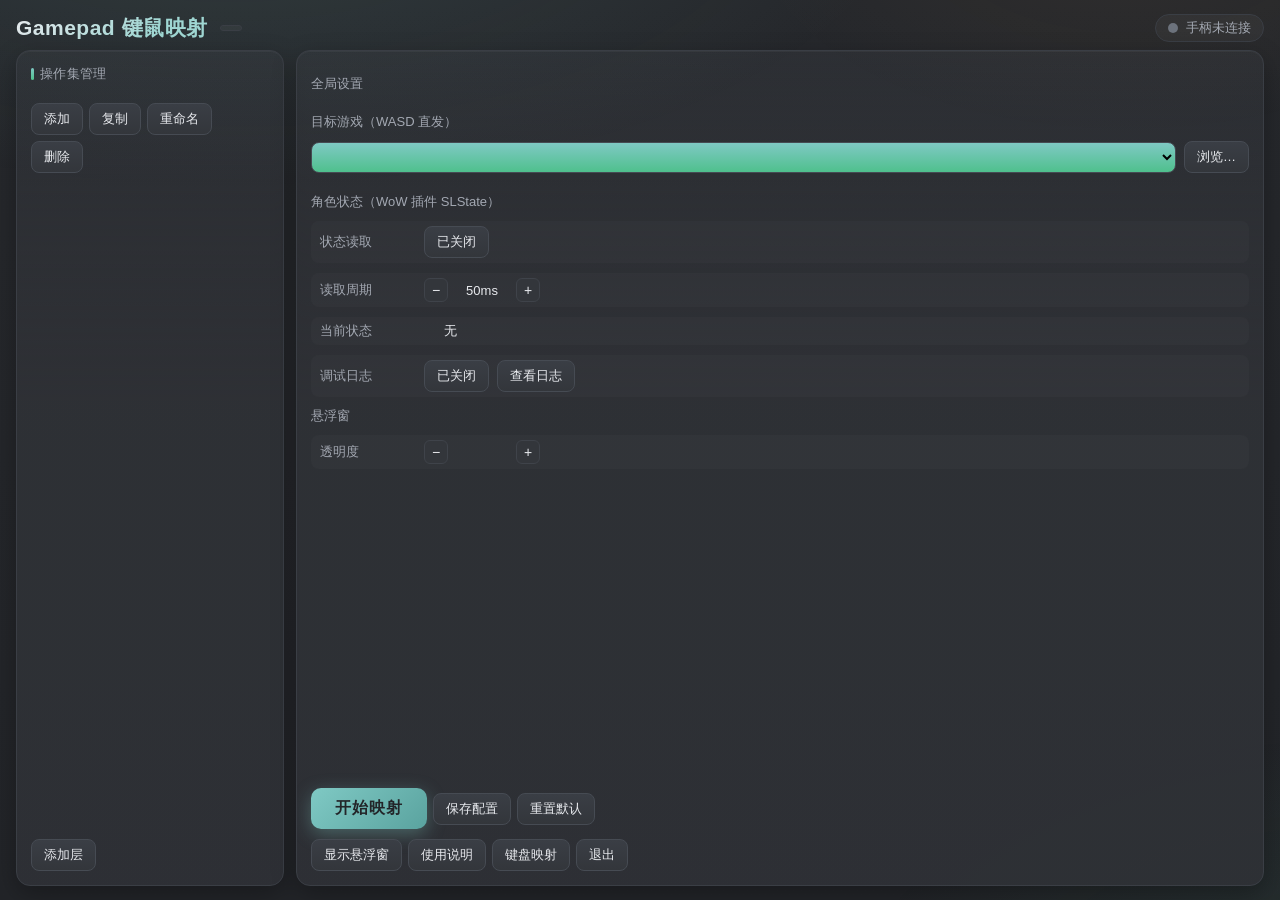
<file: GamepadControlerRustTauri/frontend/index.html>
<!DOCTYPE html> <!-- 声明文档类型为 HTML5 -->
<html lang="zh-CN"> <!-- 页面语言为简体中文 -->
<head> <!-- 头部：页面元信息与资源引用 -->
  <meta charset="UTF-8"> <!-- 字符编码 UTF-8（源码含中文必须） -->
  <title>Gamepad 键鼠映射</title> <!-- 浏览器标签页标题 -->
  <link rel="stylesheet" href="style.css"> <!-- 引入全局样式表（深色玻璃拟态主题） -->
</head>
<body> <!-- 页面主体 -->
  <!-- ==================== 主视图 ==================== -->
  <div id="view-main" class="root"> <!-- 主视图根容器：flex 纵向布局 -->
    <div class="header"> <!-- 顶部标题栏 -->
      <div class="title">Gamepad 键鼠映射</div> <!-- 程序主标题（渐变文字） -->
      <div class="version" id="app-version"></div> <!-- 程序版本号（由 main.js 从后端 get_version 获取） -->
      <!-- 连接/运行状态胶囊：左侧状态圆点 + 右侧状态文字（由 main.js 每 50ms 刷新） -->
      <div class="status"><span id="status-dot" class="dot off"></span><span id="status-text">手柄未连接</span></div>
    </div>

    <!-- 重命名 / 复制输入行（默认隐藏，由 main.js 的 renderRenameRow 控制显示） -->
    <div id="rename-row" class="rename-row" style="display:none">
      <span id="rename-hint" class="dim">重命名操作集</span> <!-- 提示文字（重命名/复制） -->
      <input id="rename-input" class="rename-input" placeholder="输入名称" autocomplete="off"> <!-- 名称输入框 -->
      <button class="btn" id="rename-ok">确定</button> <!-- 确认按钮 -->
      <button class="btn" id="rename-cancel">取消</button> <!-- 取消按钮 -->
    </div>

    <div class="body"> <!-- 主体两栏布局 -->
      <!-- 左栏：操作集管理 -->
      <div class="panel left-panel"> <!-- 玻璃卡片面板 -->
        <div class="panel-title">操作集管理</div> <!-- 面板标题 -->
        <div id="set-chips" class="chips-row"></div> <!-- 操作集 chips 容器（main.js 动态渲染） -->
        <div class="btn-row"> <!-- 操作集管理按钮行 -->
          <button class="btn" id="btn-add">添加</button> <!-- 添加操作集 -->
          <button class="btn" id="btn-copy">复制</button> <!-- 复制操作集 -->
          <button class="btn" id="btn-rename">重命名</button> <!-- 重命名操作集 -->
          <button class="btn" id="btn-delete">删除</button> <!-- 删除操作集 -->
        </div>
        <div id="layer-list" class="layer-list"></div> <!-- 层列表（公共层 + 操作层，main.js 动态渲染，点击打开编辑窗口） -->
        <div class="btn-row"> <!-- 操作层管理按钮行 -->
          <button class="btn" id="btn-add-layer">添加层</button> <!-- 新增一个操作层 -->
        </div>
      </div>

      <!-- 右栏：信息 + 设置 + 操作 -->
      <div class="panel right-panel"> <!-- 玻璃卡片面板 -->
        <div class="right-scroll"> <!-- 可滚动设置区：仅此处滚动，底部按钮行始终可见 -->
        <div id="info-col" style="display:flex;flex-direction:column;gap:2px;"></div> <!-- 当前操作集/层/锁存信息（动态渲染） -->
        <div class="dim">全局设置</div> <!-- 设置区标题 -->
        <div id="settings-col" style="display:flex;flex-direction:column;gap:8px;"></div> <!-- 全局设置调整行（动态渲染） -->
        <div class="dim">目标游戏（WASD 直发）</div> <!-- 目标游戏区标题 -->
        <div class="wow-row"> <!-- 目标 exe 选择行 -->
          <select id="wow-exe-select" class="select" aria-label="选择目标游戏可执行文件"></select> <!-- 历史路径下拉框（index.js 动态渲染） -->
          <button class="btn" id="btn-wow">浏览…</button> <!-- 打开系统文件选择对话框 -->
        </div>
        <div id="wow-exe-current" class="faint"></div> <!-- 当前目标 exe 路径（动态刷新） -->
        <div class="dim">角色状态（WoW 插件 SLState）</div> <!-- 角色状态区标题 -->
        <div class="slider-row"> <!-- 状态读取开关行 -->
          <div class="slider-label">状态读取</div> <!-- 名称 -->
          <button class="btn" id="btn-state-toggle" onclick="App.toggleStateRead()">已关闭</button> <!-- 开关按钮（index.js 同步文案） -->
        </div>
        <div class="slider-row"> <!-- 状态读取周期行 -->
          <div class="slider-label">读取周期</div> <!-- 名称 -->
          <button class="mini" onclick="App.adjustStateInterval(-10)">−</button> <!-- 减少 10ms -->
          <div class="slider-val" id="state-interval-val">50ms</div> <!-- 当前周期 -->
          <button class="mini" onclick="App.adjustStateInterval(10)">+</button> <!-- 增加 10ms -->
        </div>
        <div class="slider-row"> <!-- 当前状态显示行 -->
          <div class="slider-label">当前状态</div> <!-- 名称 -->
          <div class="slider-val" id="state-bits-val">无</div> <!-- 当前为真的状态名列表 -->
        </div>
        <div class="slider-row"> <!-- 调试日志开关行 -->
          <div class="slider-label">调试日志</div> <!-- 名称 -->
          <button class="btn" id="btn-debug-log" onclick="App.toggleDebugLog()">已关闭</button> <!-- 开启后日志写入应用内日志窗口 -->
          <button class="btn" id="btn-open-log" onclick="App.openLog()">查看日志</button> <!-- 打开独立日志窗口 -->
        </div>
        <div class="dim">悬浮窗</div> <!-- 悬浮窗设置区标题 -->
        <div class="slider-row"> <!-- 透明度调整行 -->
          <div class="slider-label">透明度</div> <!-- 名称 -->
          <button class="mini" onclick="App.adjustOpacity(-0.05)">−</button> <!-- 降低透明度 -->
          <div class="slider-val" id="opacity-val"></div> <!-- 当前透明度百分比 -->
          <button class="mini" onclick="App.adjustOpacity(0.05)">+</button> <!-- 提高透明度 -->
        </div>
        </div> <!-- /right-scroll 可滚动设置区结束 -->
        <div class="btn-row"> <!-- 映射控制按钮行（固定在底部，不随设置区滚动） -->
          <button class="btn-toggle stopped" id="btn-toggle">开始映射</button> <!-- 开始/停止映射（颜色随状态切换） -->
          <button class="btn" id="btn-save">保存配置</button> <!-- 保存配置 -->
          <button class="btn" id="btn-reset">重置默认</button> <!-- 重置默认配置 -->
        </div>
        <div class="btn-row"> <!-- 窗口操作按钮行 -->
          <button class="btn" id="btn-overlay">显示悬浮窗</button> <!-- 显示/关闭悬浮窗 -->
          <button class="btn" id="btn-help">使用说明</button> <!-- 打开独立「使用说明」窗口 -->
          <button class="btn" id="btn-keymacro">键盘映射</button> <!-- 打开独立「物理键盘映射」窗口 -->
          <button class="btn" id="btn-quit">退出</button> <!-- 退出程序 -->
        </div>
      </div>
    </div>
  </div>

  <!-- 层删除二次确认（醒目红色危险操作） -->
  <div id="confirm-mask" class="confirm-mask" style="display:none">
    <div class="confirm-box">
      <div class="confirm-title">删除操作层</div>
      <div class="confirm-text" id="confirm-text"></div>
      <div class="btn-row">
        <button class="btn" id="confirm-cancel">取消</button>
        <button class="btn danger" id="confirm-ok">确认删除</button>
      </div>
    </div>
  </div>

  <!-- 层编辑（edit.html）与使用说明（help.html）为独立窗口 -->
  <script src="index.js"></script> <!-- 主窗口前端逻辑脚本 -->
</body>
</html>
</file>
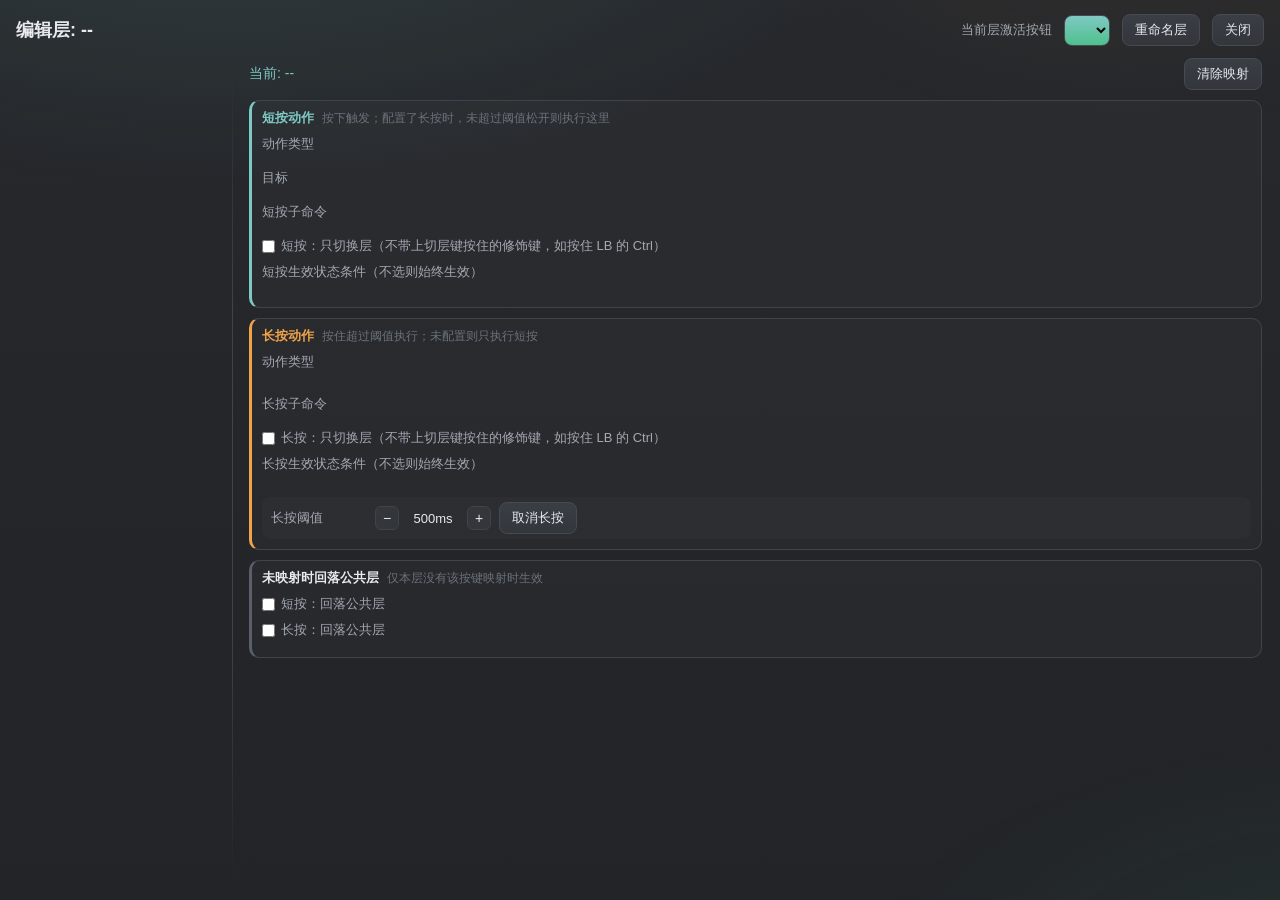
<file: GamepadControlerRustTauri/frontend/edit.html>
<!DOCTYPE html> <!-- 声明文档类型为 HTML5 -->
<html lang="zh-CN"> <!-- 页面语言为简体中文 -->
<head> <!-- 头部：页面元信息与资源引用 -->
  <meta charset="UTF-8"> <!-- 字符编码 UTF-8（源码含中文必须） -->
  <title>编辑层</title> <!-- 浏览器标签页标题 -->
  <link rel="stylesheet" href="style.css"> <!-- 引入全局样式表（与主窗口同主题） -->
</head>
<body>
  <!-- 独立「编辑层」窗口：由主窗口 WebviewWindow("edit-win") 打开。
       层 id 通过 URL hash 传入（edit.html#<layerId>） -->
  <div class="root help-view"> <!-- 根容器：复用 root 布局，允许滚动 -->
    <div class="edit-header"> <!-- 编辑窗口头部 -->
      <div class="edit-title" id="edit-title">编辑层: --</div> <!-- 当前编辑的层名（edit.js 动态刷新） -->
      <span class="dim" id="edit-layer-select-label">当前层激活按钮</span> <!-- 激活按钮标签（公共层无激活按钮，edit.js 隐藏该控件） -->
      <select id="edit-layer-select" class="select" aria-label="选择激活按钮"></select> <!-- 层选择框（edit.js 动态渲染，层切换按键） -->
      <button class="btn" id="edit-rename-layer">重命名层</button> <!-- 重命名层按钮，点击后显示重命名输入行（edit.js） -->
      <button class="btn" id="edit-close">关闭</button> <!-- 关闭本窗口按钮 -->
    </div>

    <!-- 重命名 / 复制输入行（默认隐藏，由 main.js 的 renderRenameRow 控制显示） -->
    <div id="rename-layer-row" class="rename-row" style="display:none">
      <span id="rename-layer-hint" class="dim">重命名操作层</span> <!-- 提示文字（重命名/复制） -->
      <input id="rename-layer-input" class="rename-input" placeholder="输入名称" autocomplete="off"> <!-- 名称输入框 -->
      <button class="btn" id="rename-layer-ok">确定</button> <!-- 确认按钮 -->
      <button class="btn" id="rename-layer-cancel">取消</button> <!-- 取消按钮 -->
    </div>

    <!-- 双键组合激活：同时按下两个手柄按键激活本层（可选同时按下组合键） -->
    <div id="combo-layer-row" class="combo-row" style="display:none">
      <span class="dim">双键组合激活</span>
      <select id="combo-btn-a" class="select" aria-label="组合按键一"></select>
      <span class="dim">+</span>
      <select id="combo-btn-b" class="select" aria-label="组合按键二"></select>
      <span class="dim">同时按下时</span>
      <select id="combo-key-select" class="select" aria-label="切层时按下的键"></select>
      <button class="btn" id="combo-apply">应用</button>
      <button class="btn" id="combo-clear">清除组合</button>
    </div>

    <div class="edit-body"> <!-- 编辑区两栏布局 -->
      <!-- 左栏：手柄按键网格 -->
      <div class="edit-grid" id="edit-grid"></div> <!-- 手柄按键按钮网格（edit.js 动态渲染，点击选中按键） -->

      <div class="edit-divider"></div> <!-- 左右栏之间的竖向分隔线 -->

      <!-- 右栏：动作配置（短按 / 长按分区，避免混在一起） -->
      <div class="edit-right">
        <div class="edit-current-row"> <!-- 当前按键与映射显示行 -->
          <span id="edit-current">当前: --</span> <!-- 当前选中按键及其映射描述（动态刷新） -->
          <button class="btn" id="edit-clear">清除映射</button> <!-- 清除当前按键映射 -->
        </div>

        <!-- ===== 短按动作 ===== -->
        <section class="edit-section click-section">
          <div class="edit-section-head">
            <span class="edit-section-title click">短按动作</span>
            <span class="faint">按下触发；配置了长按时，未超过阈值松开则执行这里</span>
          </div>
          <div class="dim">动作类型</div> <!-- 动作类型区标题 -->
          <div id="edit-kinds" class="chips-row"></div> <!-- 动作类型 chips（动态渲染：键盘/鼠标/滚轮/切层等） -->

          <div class="dim">目标</div> <!-- 目标区标题 -->
          <div id="edit-target"></div> <!-- 目标选择区（按动作类型动态渲染：按键/鼠标键/目标层） -->

          <div class="dim" id="edit-subs-label">短按子命令</div> <!-- 子命令区标题（含已选数量） -->
          <div id="edit-subs" class="chips-row"></div> <!-- 子命令 chips（动态渲染，最多 3 个） -->

          <label id="edit-click-only-row" class="check-row"> <!-- 短按「只切换层」开关 -->
            <input type="checkbox" id="edit-click-only" onchange="App.setLayerOnly()"> <!-- 开关本体 -->
            <span>短按：只切换层（不带上切层键按住的修饰键，如按住 LB 的 Ctrl）</span>
          </label>

          <div class="dim" id="edit-states-label">短按生效状态条件（不选则始终生效）</div> <!-- 短按状态条件标题 -->
          <div id="edit-states" class="chips-row"></div> <!-- 短按状态 chips：未选 / = 真 / = 假 循环切换 -->
          <div id="edit-state-logic" class="chips-row"></div> <!-- 短按条件组合方式：逻辑或 / 逻辑与 -->
        </section>

        <!-- ===== 长按动作 ===== -->
        <section class="edit-section long-section" id="edit-long-section">
          <div class="edit-section-head">
            <span class="edit-section-title long">长按动作</span>
            <span class="faint">按住超过阈值执行；未配置则只执行短按</span>
          </div>
          <div class="dim" id="edit-long-label">动作类型</div> <!-- 长按动作类型标题 -->
          <div id="edit-long-kinds" class="chips-row"></div> <!-- 长按动作类型 chips（动态渲染） -->
          <div id="edit-long-target"></div> <!-- 长按目标选择区（按长按类型动态渲染） -->
          <div class="dim" id="edit-long-subs-label">长按子命令</div> <!-- 长按子命令区标题（含已选数量） -->
          <div id="edit-long-subs" class="chips-row"></div> <!-- 长按子命令 chips（动态渲染，最多 3 个） -->
          <label id="edit-long-only-row" class="check-row"> <!-- 长按「只切换层」开关 -->
            <input type="checkbox" id="edit-long-only" onchange="App.setLayerOnly()"> <!-- 开关本体 -->
            <span>长按：只切换层（不带上切层键按住的修饰键，如按住 LB 的 Ctrl）</span>
          </label>

          <div class="dim" id="edit-long-states-label">长按生效状态条件（不选则始终生效）</div> <!-- 长按状态条件标题 -->
          <div id="edit-long-states" class="chips-row"></div> <!-- 长按状态 chips -->
          <div id="edit-long-state-logic" class="chips-row"></div> <!-- 长按条件组合方式 -->
          <div class="slider-row" id="edit-long-ms-row"> <!-- 长按阈值调整行 -->
            <div class="slider-label">长按阈值</div> <!-- 阈值项名称 -->
            <button class="mini" onclick="App.adjustLongMs(-50)">−</button> <!-- 减小阈值 50ms -->
            <div class="slider-val" id="edit-long-ms">500ms</div> <!-- 当前阈值（动态刷新） -->
            <button class="mini" onclick="App.adjustLongMs(50)">+</button> <!-- 增大阈值 50ms -->
            <button class="btn" id="edit-long-clear">取消长按</button> <!-- 清除长按动作 -->
          </div>
        </section>

        <!-- ===== 未映射时的回落开关（仅非公共层） ===== -->
        <section class="edit-section fallback-section" id="edit-fallback-section">
          <div class="edit-section-head">
            <span class="edit-section-title">未映射时回落公共层</span>
            <span class="faint">仅本层没有该按键映射时生效</span>
          </div>
          <label id="edit-fallback-click-row" class="check-row"> <!-- 短按回落公共层开关 -->
            <input type="checkbox" id="edit-fallback-click" onchange="App.setFallback()"> <!-- 开关本体 -->
            <span>短按：回落公共层</span>
          </label>
          <label id="edit-fallback-long-row" class="check-row"> <!-- 长按回落公共层开关 -->
            <input type="checkbox" id="edit-fallback-long" onchange="App.setFallback()"> <!-- 开关本体 -->
            <span>长按：回落公共层</span>
          </label>
          <div class="faint" id="edit-fallback-hint"></div> <!-- 当前按键是否已映射的提示 -->
        </section>
      </div>
    </div>
  </div>

  <div id="edit-tip" class="tip"></div> <!-- 悬浮提示气泡（edit.js 动态定位） -->
  <script src="edit.js"></script> <!-- 编辑窗口前端逻辑脚本 -->
</body>
</html>
</file>
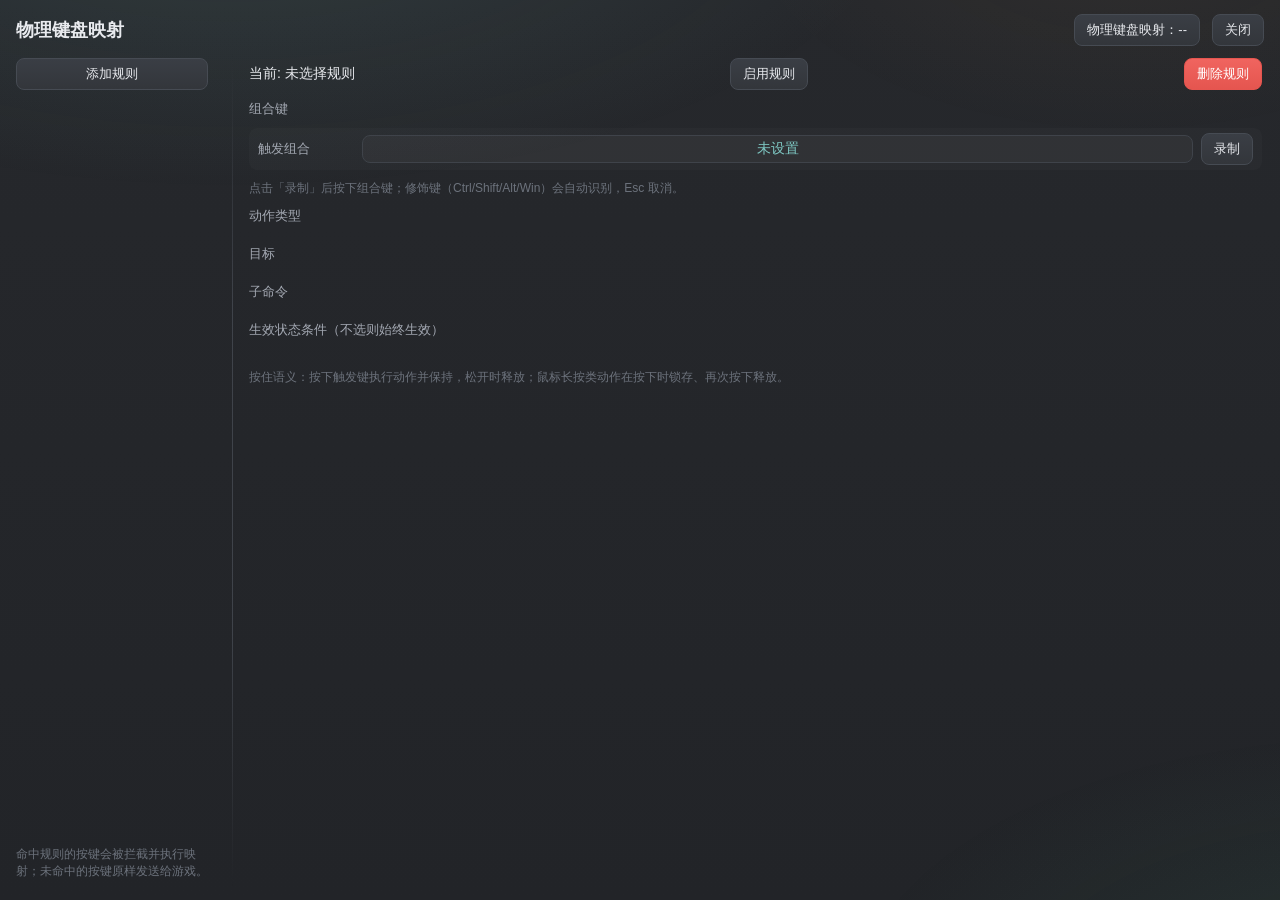
<file: GamepadControlerRustTauri/frontend/keymacro.html>
<!DOCTYPE html> <!-- 声明文档类型为 HTML5 -->
<html lang="zh-CN"> <!-- 页面语言为简体中文 -->
<head> <!-- 头部：页面元信息与资源引用 -->
  <meta charset="UTF-8"> <!-- 字符编码 UTF-8（源码含中文必须） -->
  <title>物理键盘映射</title> <!-- 浏览器标签页标题 -->
  <link rel="stylesheet" href="style.css"> <!-- 引入全局样式表（与主窗口同主题） -->
</head>
<body>
  <!-- 独立「物理键盘映射」窗口：由主窗口 WebviewWindow("keymacro-win") 打开 -->
  <div class="root"> <!-- 根容器：flex 纵向布局 -->
    <div class="edit-header"> <!-- 顶部标题栏 -->
      <div class="edit-title">物理键盘映射</div> <!-- 窗口标题 -->
      <button class="btn" id="kb-total">物理键盘映射：--</button> <!-- 总开关（keymacro.js 同步文案与颜色） -->
      <button class="btn" id="kb-close">关闭</button> <!-- 关闭本窗口按钮 -->
    </div>

    <div class="edit-body"> <!-- 左右两栏布局 -->
      <!-- 左栏：规则列表 -->
      <div class="edit-grid"> <!-- 复用编辑层左栏样式（固定宽度 + 纵向滚动） -->
        <button class="btn" id="kb-add">添加规则</button> <!-- 新增一条键盘规则 -->
        <div id="kb-list" class="layer-list"></div> <!-- 规则列表（keymacro.js 动态渲染） -->
        <div class="faint">命中规则的按键会被拦截并执行映射；未命中的按键原样发送给游戏。</div> <!-- 拦截策略说明 -->
      </div>

      <div class="edit-divider"></div> <!-- 竖向分隔线 -->

      <!-- 右栏：规则配置 -->
      <div class="edit-right">
        <div class="edit-current-row"> <!-- 当前规则操作行 -->
          <span id="kb-current">当前: 未选择规则</span> <!-- 当前规则组合键文本 -->
          <button class="btn" id="kb-rule-toggle">启用规则</button> <!-- 单条规则启用/停用 -->
          <button class="btn danger" id="kb-rule-delete">删除规则</button> <!-- 删除当前规则 -->
        </div>

        <div class="dim">组合键</div> <!-- 组合键区标题 -->
        <div class="slider-row"> <!-- 录制行 -->
          <div class="slider-label">触发组合</div> <!-- 名称 -->
          <span id="kb-combo" class="kb-combo">未设置</span> <!-- 当前组合键文本 -->
          <button class="btn" id="kb-record">录制</button> <!-- 开始/取消录制 -->
        </div>
        <div class="faint" id="kb-record-hint">点击「录制」后按下组合键；修饰键（Ctrl/Shift/Alt/Win）会自动识别，Esc 取消。</div> <!-- 录制提示 -->

        <div class="dim">动作类型</div> <!-- 动作类型区标题 -->
        <div id="kb-kinds" class="chips-row"></div> <!-- 动作类型 chips（动态渲染） -->

        <div class="dim">目标</div> <!-- 目标区标题 -->
        <div id="kb-target"></div> <!-- 目标选择区（按动作类型渲染按键/鼠标键） -->

        <div class="dim" id="kb-subs-label">子命令</div> <!-- 子命令区标题 -->
        <div id="kb-subs" class="chips-row"></div> <!-- 子命令 chips（最多 3 个） -->

        <div class="dim" id="kb-states-label">生效状态条件（不选则始终生效）</div> <!-- 状态条件标题 -->
        <div id="kb-states" class="chips-row"></div> <!-- 状态 chips：未选 / = 真 / = 假 循环切换 -->
        <div id="kb-state-logic" class="chips-row"></div> <!-- 条件组合方式：逻辑或 / 逻辑与 -->

        <div class="faint">按住语义：按下触发键执行动作并保持，松开时释放；鼠标长按类动作在按下时锁存、再次按下释放。</div> <!-- 按住语义说明 -->
      </div>
    </div>
  </div>

  <div id="kb-tip" class="tip"></div> <!-- 悬浮提示气泡（keymacro.js 动态定位） -->

  <script src="keymacro.js"></script> <!-- 键盘映射窗口前端逻辑脚本 -->
</body>
</html>
</file>
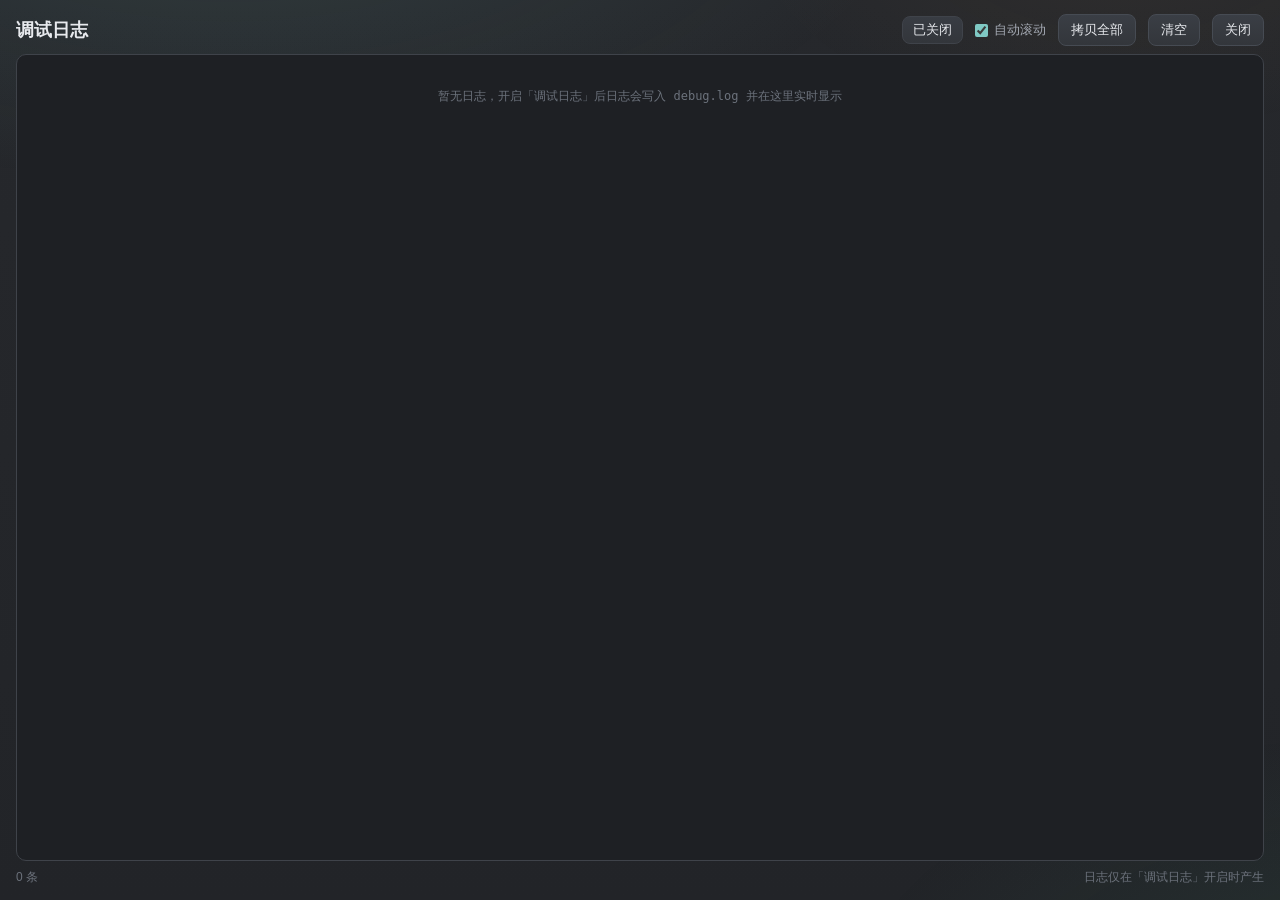
<file: GamepadControlerRustTauri/frontend/log.html>
<!DOCTYPE html> <!-- 声明文档类型为 HTML5 -->
<html lang="zh-CN"> <!-- 页面语言为简体中文 -->
<head> <!-- 头部：页面元信息与资源引用 -->
  <meta charset="UTF-8"> <!-- 字符编码 UTF-8（源码含中文必须） -->
  <title>调试日志</title> <!-- 浏览器标签页标题 -->
  <link rel="stylesheet" href="style.css"> <!-- 引入全局样式表（与主窗口同主题） -->
</head>
<body>
  <!-- 独立「调试日志」窗口：由主窗口 WebviewWindow("log-win") 打开 -->
  <div class="root"> <!-- 根容器：flex 纵向布局 -->
    <div class="edit-header"> <!-- 顶部标题栏 -->
      <div class="edit-title">调试日志</div> <!-- 窗口标题 -->
      <span id="log-status" class="chip log-status">已关闭</span> <!-- 日志开关状态 -->
      <label class="check-row"> <!-- 自动滚动开关 -->
        <input type="checkbox" id="log-auto-scroll" checked> <!-- 默认开启自动滚动 -->
        <span>自动滚动</span>
      </label>
      <button class="btn" id="log-copy">拷贝全部</button> <!-- 复制当前窗口内全部日志 -->
      <button class="btn" id="log-clear">清空</button> <!-- 清空日志缓冲 -->
      <button class="btn" id="log-close">关闭</button> <!-- 关闭本窗口 -->
    </div>

    <div id="log-view" class="log-view"> <!-- 日志滚动区 -->
      <div id="log-empty" class="log-empty faint">暂无日志，开启「调试日志」后日志会写入 debug.log 并在这里实时显示</div> <!-- 空状态提示 -->
    </div>

    <div class="log-footer"> <!-- 底部信息栏 -->
      <span id="log-count" class="faint">0 条</span> <!-- 当前条数与丢弃条数 -->
      <span id="log-tip" class="faint">日志仅在「调试日志」开启时产生</span> <!-- 状态提示 -->
    </div>
  </div> <!-- /root 结束 -->
  <script src="log.js"></script> <!-- 日志窗口逻辑 -->
</body>
</html>
</file>
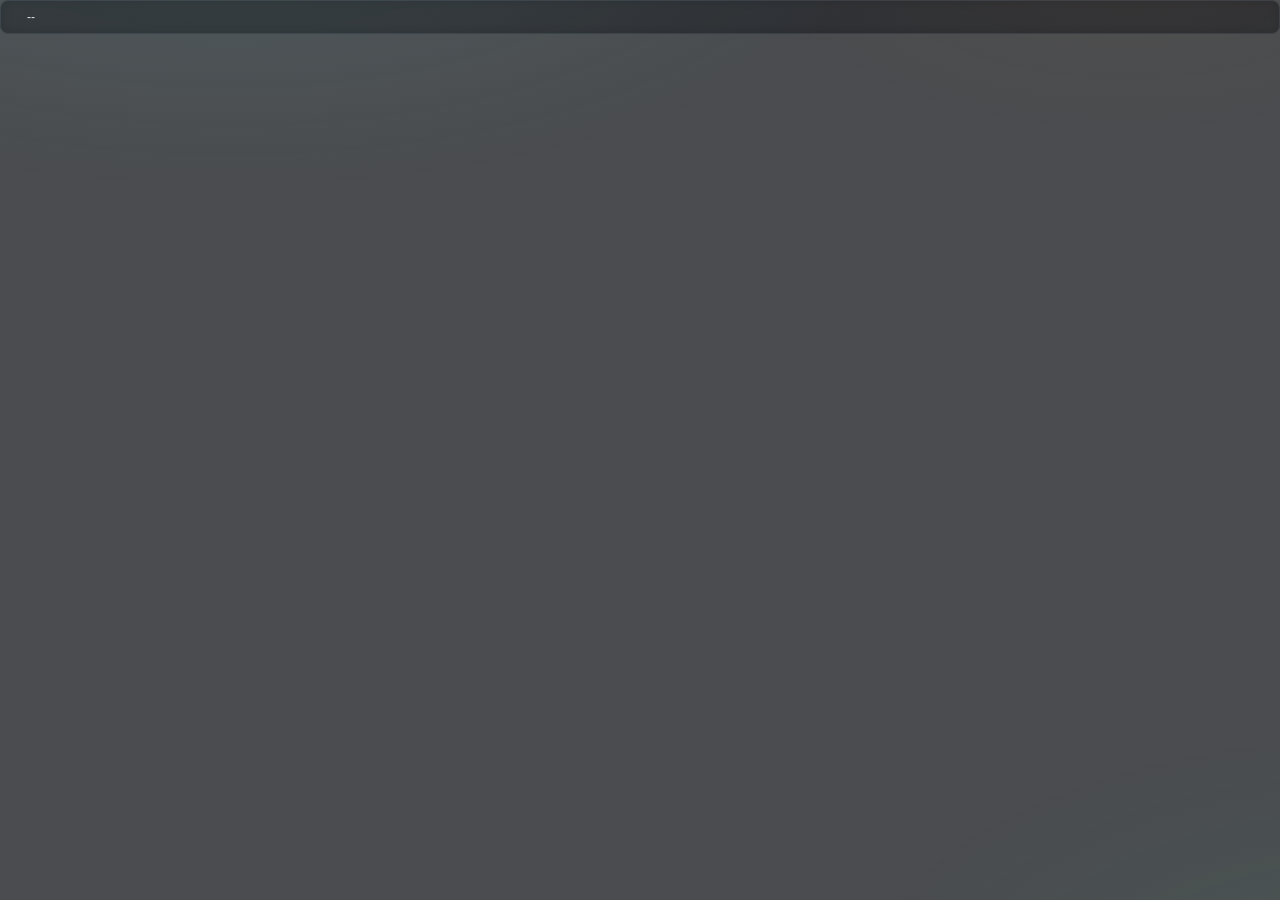
<file: GamepadControlerRustTauri/frontend/overlay.html>
<!DOCTYPE html> <!-- 声明文档类型为 HTML5 -->
<html lang="zh-CN" class="overlay-html"> <!-- 页面语言为简体中文；overlay-html 类使 html 根元素透明（透明窗口前提） -->
<head> <!-- 头部：页面元信息与资源引用 -->
  <meta charset="UTF-8" /> <!-- 字符编码 UTF-8（源码含中文必须） -->
  <meta name="viewport" content="width=device-width, initial-scale=1.0" /> <!-- 视口适配（移动端友好） -->
  <title>手柄悬浮窗</title> <!-- 浏览器标签页标题 -->
  <link rel="stylesheet" href="style.css" /> <!-- 引入全局样式表 -->
</head>
<body class="overlay-body"> <!-- overlay-body 类使 body 透明（配合透明窗口） -->
  <div class="overlay-card collapsed" id="overlay-card"> <!-- 悬浮窗卡片：铺满窗口，圆角 8px 由 body 统一裁剪；默认收起（迷你圆角矩形） -->
    <!-- 收起态迷你条：圆点=连接状态，文本=当前层；边框颜色表示鼠标锁定状态 -->
    <div class="overlay-mini" id="ov-mini" data-tauri-drag-region> <!-- 迷你条（可拖动；单击展开） -->
      <span class="dot" id="ov-mini-dot"></span> <!-- 连接状态圆点 -->
      <span class="ov-mini-text" id="ov-mini-text">--</span> <!-- 当前层名称 -->
    </div>
    <!-- 标题行：点击或拖动；data-tauri-drag-region 允许拖动窗口 -->
    <div class="overlay-title" id="ov-title" data-tauri-drag-region> <!-- 标题行（可拖动窗口，点击切换展开） -->
      <span class="ov-set" id="ov-set">操作集: --</span> <!-- 当前操作集名称（overlay.js 动态刷新） -->
      <span class="ov-layer" id="ov-layer">当前层: --</span> <!-- 当前层名称（overlay.js 动态刷新） -->
      <button class="ov-open" id="openApp">打开应用</button>
      <button class="ov-toggle" id="ov-toggle">展开</button> <!-- 展开/收起按钮 -->
    </div>

    <!-- 连接状态 -->
    <div class="overlay-row"> <!-- 状态行 -->
      <span class="dot" id="ov-dot"></span> <!-- 连接状态圆点（绿=已连接/灰=未连接） -->
      <span class="overlay-dim" id="ov-conn">手柄未连接</span> <!-- 连接状态文字 -->
    </div>

    <!-- 按下按键 -->
    <div class="overlay-pressed" id="ov-pressed"></div> <!-- 当前按下的手柄按键 chips（动态渲染） -->

    <!-- L3 锁存警示（固定高度占位：平时弱化提示，锁存时橙色警示，切换不改变悬浮窗高度） -->
    <div id="ov-warn"><span class="overlay-dim">长按锁存: 无</span></div>

    <!-- 展开：当前层映射列表 -->
    <div id="ov-mappings" style="display:none;"> <!-- 展开后的映射列表容器（默认隐藏） -->
      <div class="overlay-dim" id="ov-map-title">当前层映射:</div> <!-- 映射列表标题 -->
      <div id="ov-map-list"></div> <!-- 当前层按键映射行（动态渲染） -->
      <div class="overlay-row"> <!-- 固定提示行 1：左摇杆 -->
        <span class="ov-acc">左摇杆</span><span class="ov-dim">→</span><span class="ov-text">WASD 移动</span>
      </div>
      <div class="overlay-row"> <!-- 固定提示行 2：右摇杆 -->
        <span class="ov-acc">右摇杆</span><span class="ov-dim">→</span><span class="ov-text">视角控制</span>
      </div>
      <div class="overlay-faint">（点击标题收起）</div> <!-- 收起提示 -->
    </div>
  </div>
  <script src="overlay.js"></script> <!-- 悬浮窗前端逻辑脚本 -->
</body>
</html>
</file>
<file: GamepadControlerRustTauri/frontend/style.css>
/* =====================================================================
   style.css —— 深色主题（玻璃拟态 + 动效）
   色板：BG_DEEP #202225 / BG #26282c / PANEL #2f3136 / INSET #33363b
         BORDER #3f434a / TEXT #e8eaee / DIM #a3a8b2 / FAINT #6c727c
         ACCENT #7fc9c4 / ACCENT2 #4fc08d / WARN #f0a34a / DANGER #e5554f
   ===================================================================== */

/* 全局重置：所有元素统一盒模型，清除默认内外边距 */
* {
  box-sizing: border-box; /* 宽度包含内边距与边框，布局更可控 */
  margin: 0; /* 清除默认外边距 */
  padding: 0; /* 清除默认内边距 */
}

/* html 与 body 根元素通用样式 */
html, body {
  height: 100%; /* 占满视口高度，保证内部可滚动区域正确 */
  font-family: 'Microsoft YaHei UI', 'Microsoft YaHei', 'Segoe UI', sans-serif; /* 中文字体优先，回退系统无衬线字体 */
  font-size: 14px; /* 基准字号 */
  color: #e8eaee; /* 主文字颜色 */
  -webkit-font-smoothing: antialiased; /* WebKit 字体抗锯齿 */
  text-rendering: optimizeLegibility; /* 提升文字渲染质量 */
  overflow: hidden; /* 隐藏页面级滚动条（滚动由内部容器负责） */
}

/* body 专属样式：深色渐变背景 */
body {
  background: linear-gradient(180deg, #26282c 0%, #222428 100%); /* 顶部稍亮、底部稍暗的深色渐变 */
}

/* ---- 环境光晕背景（柔和渐变光斑） ---- */
body::before {
  content: ''; /* 伪元素必须设置内容才能显示 */
  position: fixed; /* 固定定位，铺满视口且不随滚动 */
  inset: 0; /* 上下左右贴齐视口边缘 */
  pointer-events: none; /* 不拦截鼠标事件，避免挡住按钮点击 */
  z-index: 0; /* 置于底层背景之上、内容之下 */
  background:
    radial-gradient(1100px 480px at 18% -12%, rgba(127, 201, 196, 0.12), transparent 62%), /* 左上角青色光晕 */
    radial-gradient(900px 460px at 108% 112%, rgba(79, 192, 141, 0.09), transparent 60%), /* 右下角绿色光晕 */
    radial-gradient(700px 380px at 88% -8%, rgba(240, 163, 74, 0.05), transparent 55%); /* 右上角暖橙色微光 */
}

/* ---- 自定义滚动条 ---- */
::-webkit-scrollbar { width: 8px; height: 8px; } /* 滚动条宽度与高度 */
::-webkit-scrollbar-track { background: transparent; } /* 滚动条轨道透明，融入背景 */
::-webkit-scrollbar-thumb { background: #3f434a; border-radius: 4px; } /* 滚动条滑块：深灰圆角 */
::-webkit-scrollbar-thumb:hover { background: #4a4e55; } /* 悬停滑块颜色变亮 */

/* ---- 主窗口根布局（视图切换淡入上浮） ---- */
.root {
  height: 100%; /* 占满视口高度 */
  display: flex; /* 弹性布局 */
  flex-direction: column; /* 垂直排列子元素 */
  padding: 14px 16px; /* 上下 14px、左右 16px 内边距 */
  gap: 8px; /* 子元素间距 */
  position: relative; /* 相对定位，作为内部定位基准 */
  z-index: 1; /* 位于环境光晕（z-index:0）之上 */
  animation: viewIn 0.28s ease-out; /* 页面进入时淡入上浮动画 */
}

/* viewIn：淡入 + 轻微上浮的入场动画 */
@keyframes viewIn {
  from { opacity: 0; transform: translateY(8px); } /* 起始：透明且下移 8px */
  to   { opacity: 1; transform: none; } /* 结束：完全显示、归位 */
}
/* viewOut：淡出 + 轻微下浮的出场动画 */
@keyframes viewOut {
  from { opacity: 1; transform: none; } /* 起始：完全显示、归位 */
  to   { opacity: 0; transform: translateY(8px); } /* 结束：透明且下移 8px */
}

/* 顶部标题栏容器 */
.header {
  display: flex; /* 弹性布局 */
  flex-direction: row; /* 水平排列 */
  align-items: center; /* 垂直居中 */
  justify-content: space-between; /* 左右两端对齐（标题左、状态右） */
  flex-shrink: 0; /* 不允许压缩，保持高度 */
}

/* 程序主标题 */
.title {
  font-size: 21px; /* 标题字号 */
  font-weight: 700; /* 加粗 */
  letter-spacing: 0.5px; /* 字间距 */
  background: linear-gradient(135deg, #e8eaee 0%, #9fd6d2 70%); /* 渐变文字颜色 */
  -webkit-background-clip: text; /* 让背景裁剪到文字（WebKit） */
  background-clip: text; /* 让背景裁剪到文字（标准） */
  color: transparent; /* 文字本体透明，露出渐变背景 */
  -webkit-text-fill-color: transparent; /* WebKit 下文字填充透明 */
}

/* 版本号标签（标题旁小字胶囊，风格与状态胶囊一致） */
.version {
  font-size: 12px; /* 字号 */
  color: #6b7078; /* 弱化文字颜色 */
  background: rgba(255, 255, 255, 0.04); /* 极淡的白色半透明底 */
  border: 1px solid #3a3e45; /* 深灰描边 */
  border-radius: 999px; /* 胶囊形圆角 */
  padding: 2px 10px; /* 内边距 */
  margin-left: 12px; /* 与标题间距 */
  margin-right: auto; /* 把状态胶囊推到右侧 */
  flex-shrink: 0; /* 不允许压缩 */
}

/* 连接状态胶囊 */
.status {
  display: flex; /* 弹性布局 */
  align-items: center; /* 垂直居中 */
  gap: 8px; /* 圆点与文字间距 */
  font-size: 13px; /* 字号 */
  color: #a3a8b2; /* 次要文字颜色 */
  background: rgba(255, 255, 255, 0.04); /* 极淡的白色半透明底 */
  border: 1px solid #3a3e45; /* 深灰描边 */
  border-radius: 999px; /* 胶囊形圆角 */
  padding: 4px 12px; /* 内边距 */
  transition: border-color 0.25s ease; /* 边框颜色平滑过渡 */
}
.status:has(.dot.ok) { border-color: rgba(79, 192, 141, 0.35); } /* 圆点为绿色（已连接）时边框泛绿 */

/* ---- 状态圆点（运行中呼吸光晕） ---- */
.dot {
  width: 10px; /* 圆点直径 */
  height: 10px; /* 圆点直径 */
  border-radius: 50%; /* 圆形 */
  display: inline-block; /* 行内块，可设宽高 */
  flex-shrink: 0; /* 不允许压缩 */
  transition: background 0.3s ease, box-shadow 0.3s ease; /* 颜色与光晕平滑过渡 */
}
.dot.ok {
  background: #4fc08d; /* 已连接：绿色 */
  box-shadow: 0 0 0 0 rgba(79, 192, 141, 0.55); /* 初始无光晕 */
  animation: dotPulse 2.2s ease-out infinite; /* 循环呼吸光晕动画 */
}
.dot.off { background: #6c727c; } /* 未连接：灰色 */

/* dotPulse：圆点呼吸光晕扩散动画 */
@keyframes dotPulse {
  0%   { box-shadow: 0 0 0 0 rgba(79, 192, 141, 0.5); } /* 起始无光晕 */
  70%  { box-shadow: 0 0 0 8px rgba(79, 192, 141, 0); } /* 光晕向外扩散并淡出 */
  100% { box-shadow: 0 0 0 0 rgba(79, 192, 141, 0); } /* 归位 */
}

/* ---- 面板（玻璃卡片） ---- */
.body {
  display: flex; /* 弹性布局 */
  flex-direction: row; /* 左右两栏 */
  gap: 12px; /* 两栏间距 */
  flex: 1; /* 占满剩余高度 */
  min-height: 0; /* 允许内部滚动（防止溢出） */
}

.panel {
  display: flex; /* 弹性布局 */
  flex-direction: column; /* 垂直排列内容 */
  gap: 10px; /* 内容间距 */
  padding: 14px; /* 内边距 */
  background: linear-gradient(180deg, rgba(63, 67, 74, 0.28), rgba(47, 49, 54, 0.92) 42%); /* 玻璃拟态半透明渐变背景 */
  border: 1px solid #3a3e45; /* 深灰描边 */
  border-radius: 14px; /* 圆角 */
  min-height: 0; /* 允许内部滚动 */
  box-shadow: 0 8px 24px rgba(0, 0, 0, 0.28), inset 0 1px 0 rgba(255, 255, 255, 0.04); /* 外部投影 + 顶部内高光（玻璃感） */
}

.left-panel { width: 268px; flex-shrink: 0; } /* 左栏固定宽度、不允许压缩 */
.right-panel { flex: 1; min-width: 0; overflow: hidden; } /* 右栏占满剩余宽度、允许收缩（滚动交给内部设置区） */
.right-scroll {
  display: flex; /* 弹性布局 */
  flex-direction: column; /* 垂直排列设置项 */
  gap: 10px; /* 设置项间距（与原面板一致） */
  flex: 1; /* 占满按钮行以外的剩余高度 */
  min-height: 0; /* 允许内部滚动 */
  overflow-y: auto; /* 设置项过多时仅此处滚动 */
  overflow-x: hidden; /* 禁止横向滚动 */
}

.panel-title {
  font-size: 13px; /* 面板标题字号 */
  color: #a3a8b2; /* 次要文字颜色 */
  letter-spacing: 0.3px; /* 字间距 */
  display: flex; /* 弹性布局 */
  align-items: center; /* 垂直居中 */
  gap: 6px; /* 与左侧装饰条间距 */
}
.panel-title::before {
  content: ''; /* 装饰条 */
  width: 3px; /* 装饰条宽度 */
  height: 12px; /* 装饰条高度 */
  border-radius: 2px; /* 圆角 */
  background: linear-gradient(180deg, #7fc9c4, #4fc08d); /* 青色到绿色的渐变 */
  flex-shrink: 0; /* 不允许压缩 */
}

.dim { color: #a3a8b2; font-size: 13px; } /* 次要文字样式 */
.faint { color: #6c727c; font-size: 12px; } /* 弱化文字样式 */
.info-line { font-size: 16px; color: #e8eaee; } /* 信息大字行 */
.info-sub { font-size: 13px; } /* 信息小字行 */

/* ---- 通用按钮（悬停上浮 + 波纹） ---- */
.btn {
  background: linear-gradient(180deg, #3a3e45, #33363b); /* 深灰渐变底 */
  border: 1px solid #464b53; /* 描边 */
  color: #e8eaee; /* 文字颜色 */
  border-radius: 8px; /* 圆角 */
  padding: 6px 12px; /* 内边距 */
  cursor: pointer; /* 手型光标 */
  font-family: inherit; /* 继承字体 */
  font-size: 13px; /* 字号 */
  white-space: nowrap; /* 文字不换行 */
  user-select: none; /* 禁止选中文本 */
  position: relative; /* 相对定位（波纹绝对定位的基准） */
  overflow: hidden; /* 裁剪溢出内容（波纹不外溢） */
  transition: background 0.18s ease, border-color 0.18s ease, /* 背景/描边过渡 */
              transform 0.12s ease, box-shadow 0.18s ease; /* 位移/投影过渡 */
}
.btn:hover {
  background: linear-gradient(180deg, #434850, #3a3e45); /* 悬停变亮 */
  border-color: #7fc9c4; /* 悬停描边变青色 */
  transform: translateY(-1px); /* 上浮 1px */
  box-shadow: 0 5px 14px rgba(0, 0, 0, 0.35); /* 悬停投影 */
}
.btn:active { transform: translateY(0) scale(0.97); box-shadow: none; } /* 按下：复位并微缩 */

.btn.danger {
  background: linear-gradient(180deg, #f0645f, #e5554f); /* 危险按钮：红色渐变 */
  border-color: #e5554f; /* 红色描边 */
  color: #fff; /* 白色文字 */
}
.btn.danger:hover {
  border-color: #ff8a85; /* 悬停描边更亮红 */
  box-shadow: 0 5px 14px rgba(229, 85, 79, 0.4); /* 红色光晕投影 */
}
.btn.active {
  border-color: #33ff99; /* 开启态：青色描边 */
  color: #33ff99; /* 青色文字 */
  box-shadow: 0 0 10px rgba(51, 255, 153, 0.25); /* 青色光晕 */
}

.select {
  width: auto;
  background: linear-gradient(180deg, #7fc9c4, #4fc08d);
  border: 1px solid #464b53;
  border-radius: 8px;
  padding: 6px 12px;
}
.select:hover {
  border-color: #d0dae8; /* 悬停描边转青色 */
  transform: translateY(-1px); /* 轻微上浮 */
}
.select:focus {
  outline: none; /* 去掉默认焦点框 */
  border-color: #8d9db5; /* 焦点青色描边 */
  box-shadow: 0 0 0 3px rgba(79, 192, 141, 0.18), /* 青色焦点光晕 */
    inset 0 1px 0 rgba(255, 255, 255, 0.06); /* 内高光 */
}
.select option {
  background-color: #2b2f36; /* 下拉选项深色底 */
  color: #e8eaed; /* 下拉选项亮文字 */
}

.custom-select {
  position: relative;
  width: 200px;
  font-family: sans-serif;
  font-size: 14px;
}

/* 触发按钮 */
.select-trigger {
  display: flex;
  justify-content: space-between;
  align-items: center;
  padding: 8px 12px;
  background: #1e1e1e;
  border: 1px solid #444;
  border-radius: 8px;
  cursor: pointer;
  color: #e0e0e0;
  list-style: none;              /* 去掉 <summary> 默认的三角标记 */
  user-select: none;
}

.select-trigger::-webkit-details-marker {
  display: none;                 /* Chrome/Safari 去掉默认箭头 */
}

.select-trigger:hover {
  border-color: #666;
}

/* 展开时按钮底部圆角消失，和面板视觉上连为一体 */
.custom-select[open] .select-trigger {
  border-bottom-left-radius: 0;
  border-bottom-right-radius: 0;
  border-bottom-color: transparent;
}

.custom-select[open] .select-arrow {
  transform: rotate(180deg);
}

.select-arrow {
  transition: transform 0.2s;
  font-size: 10px;
}

/* 下拉面板 —— 这里可以随意设置圆角！ */
.select-dropdown {
  position: absolute;
  top: 100%;
  left: 0;
  right: 0;
  margin: 0;
  padding: 4px 0;
  list-style: none;
  background: #2b2f36;
  border: 1px solid #444;
  border-top: none;
  border-bottom-left-radius: 8px;   /* ✅ 底部圆角 */
  border-bottom-right-radius: 8px;  /* ✅ 底部圆角 */
  box-shadow: 0 4px 12px rgba(0, 0, 0, 0.4);
  z-index: 100;
  max-height: 200px;
  overflow-y: auto;
}

.select-dropdown li {
  padding: 8px 12px;
  cursor: pointer;
  color: #e0e0e0;
}

.select-dropdown li:hover {
  background: #0078d4;
  color: #fff;
}

/* 第一个和最后一个选项的圆角内缩 */
.select-dropdown li:first-child {
  border-top-left-radius: 4px;
  border-top-right-radius: 4px;
}

.select-dropdown li:last-child {
  border-bottom-left-radius: 4px;
  border-bottom-right-radius: 4px;
}

.btn-row {
  display: flex; /* 弹性布局 */
  flex-direction: row; /* 水平排列 */
  flex-wrap: wrap; /* 允许换行 */
  gap: 6px; /* 按钮间距 */
  align-items: center; /* 垂直居中 */
  flex-shrink: 0; /* 不随面板压缩（窗口变矮时优先压缩可滚动设置区） */
}

/* ---- 操作集 chip / 子命令 ---- */
.chips-row {
  display: flex; /* 弹性布局 */
  flex-direction: row; /* 水平排列 */
  flex-wrap: wrap; /* 允许换行 */
  gap: 6px; /* 间距 */
  align-items: center; /* 垂直居中 */
}

.chip {
  background: linear-gradient(180deg, #383c43, #33363b); /* 深灰渐变底 */
  border: 1px solid #3f434a; /* 描边 */
  border-radius: 8px; /* 圆角 */
  padding: 4px 10px; /* 内边距 */
  font-size: 13px; /* 字号 */
  color: #e8eaee; /* 文字颜色 */
  cursor: pointer; /* 手型光标 */
  user-select: none; /* 禁止选中文本 */
  position: relative; /* 相对定位（波纹基准） */
  overflow: hidden; /* 裁剪波纹 */
  transition: background 0.16s ease, border-color 0.16s ease, /* 背景/描边过渡 */
              transform 0.12s ease, box-shadow 0.16s ease; /* 位移/投影过渡 */
}
.chip:hover {
  border-color: #7fc9c4; /* 悬停描边变青 */
  transform: translateY(-1px); /* 上浮 */
  box-shadow: 0 4px 10px rgba(0, 0, 0, 0.3); /* 悬停投影 */
}
.chip:active { transform: translateY(0) scale(0.96); } /* 按下微缩 */
.chip.active {
  background: linear-gradient(135deg, #7fc9c4, #5aa39f); /* 选中态：青色渐变 */
  border-color: #7fc9c4; /* 青色描边 */
  color: #232529; /* 深色文字 */
  font-weight: 600; /* 加粗 */
  box-shadow: 0 3px 12px rgba(127, 201, 196, 0.35); /* 青色光晕 */
}
.chip.sub.active {
  background: linear-gradient(135deg, #5aa39f, #4a8f8b); /* 子命令选中态：较深的青色渐变 */
  border-color: #5aa39f; /* 描边 */
  color: #232529; /* 深色文字 */
}
.chip.off {
  background: linear-gradient(135deg, #8c4a4a, #743c3c); /* 状态条件为「假」：暗红渐变 */
  border-color: #e05a5a; /* 红色描边 */
  color: #ffd7d7; /* 浅红文字 */
  font-weight: 600; /* 加粗 */
}

/* ---- 层列表 ---- */
.layer-list {
  display: flex; /* 弹性布局 */
  flex-direction: column; /* 垂直排列 */
  gap: 6px; /* 层按钮间距 */
  flex: 1; /* 占满剩余高度 */
  overflow-y: auto; /* 超出纵向滚动 */
  overflow-x: hidden; /* 禁止横向滚动条（悬停右移留白 + 隐藏溢出，避免出现横条） */
  padding: 4px 8px 4px 0; /* 顶部留白 + 右侧留白（给悬停右移/光晕留空间，避免右侧截断） */
}

.layer-btn {
  background: linear-gradient(180deg, #383c43, #33363b); /* 深灰渐变底 */
  border: 1px solid #3f434a; /* 描边 */
  border-radius: 8px; /* 圆角 */
  padding: 6px 10px; /* 内边距 */
  font-size: 13px; /* 字号 */
  color: #e8eaee; /* 文字颜色 */
  cursor: pointer; /* 手型光标 */
  user-select: none; /* 禁止选中文本 */
  position: relative; /* 相对定位（波纹基准） */
  overflow: hidden; /* 裁剪波纹 */
  transition: background 0.16s ease, border-color 0.16s ease, /* 背景/描边过渡 */
              transform 0.12s ease, box-shadow 0.16s ease; /* 位移/投影过渡 */
}
.layer-btn:hover {
  border-color: #7fc9c4; /* 悬停描边变青 */
  transform: translateX(2px); /* 悬停向右轻移 */
}
.layer-btn:active { transform: translateX(0) scale(0.98); } /* 按下复位微缩 */
.layer-btn.active {
  background: linear-gradient(135deg, #7fc9c4, #5aa39f); /* 当前层：青色渐变 */
  border-color: #7fc9c4; /* 青色描边 */
  color: #232529; /* 深色文字 */
  font-weight: 600; /* 加粗 */
  box-shadow: 0 3px 12px rgba(127, 201, 196, 0.3); /* 青色光晕 */
}

/* ---- 目标游戏 exe 选择行 ---- */
.wow-row {
  display: flex; /* 弹性布局 */
  flex-direction: row; /* 水平排列 */
  align-items: center; /* 垂直居中 */
  gap: 8px; /* 间距 */
}
.wow-row .select {
  flex: 1; /* 下拉框占满剩余宽度 */
  min-width: 0; /* 允许压缩，避免长路径撑破布局 */
}

/* ---- 设置行 ---- */
.slider-row {
  display: flex; /* 弹性布局 */
  flex-direction: row; /* 水平排列 */
  align-items: center; /* 垂直居中 */
  gap: 8px; /* 间距 */
  padding: 4px 8px; /* 内边距 */
  background: rgba(255, 255, 255, 0.02); /* 极淡白底 */
  border: 1px solid transparent; /* 透明描边（悬停时显现） */
  border-radius: 8px; /* 圆角 */
  transition: border-color 0.18s ease, background 0.18s ease; /* 描边/背景过渡 */
}
.slider-row:hover {
  border-color: #3f434a; /* 悬停显示描边 */
  background: rgba(255, 255, 255, 0.04); /* 悬停背景稍亮 */
}
.slider-label { width: 96px; color: #a3a8b2; font-size: 13px; } /* 设置项名称：固定宽度 */
.slider-val {
  width: 52px; /* 数值宽度 */
  color: #e8eaee; /* 数值颜色 */
  font-size: 13px; /* 字号 */
  text-align: center; /* 居中 */
  font-variant-numeric: tabular-nums; /* 等宽数字，避免宽度跳动 */
}

.mini {
  width: 24px; /* 小按钮宽 */
  height: 24px; /* 小按钮高 */
  background: #33363b; /* 深灰底 */
  border: 1px solid #3f434a; /* 描边 */
  color: #e8eaee; /* 符号颜色 */
  border-radius: 6px; /* 圆角 */
  cursor: pointer; /* 手型光标 */
  font-size: 14px; /* 符号字号 */
  line-height: 1; /* 行高（防止符号偏位） */
  display: flex; /* 弹性布局 */
  align-items: center; /* 水平居中 */
  justify-content: center; /* 垂直居中 */
  position: relative; /* 相对定位（波纹基准） */
  overflow: hidden; /* 裁剪波纹 */
  transition: background 0.16s ease, border-color 0.16s ease, /* 背景/描边过渡 */
              transform 0.12s ease; /* 位移过渡 */
}
.mini:hover {
  background: #3a3e45; /* 悬停变亮 */
  border-color: #7fc9c4; /* 悬停描边变青 */
  transform: translateY(-1px); /* 上浮 */
}
.mini:active { transform: translateY(0) scale(0.94); } /* 按下微缩 */

/* ---- 开始/停止映射 ---- */
.btn-toggle {
  border: none; /* 无描边 */
  border-radius: 10px; /* 圆角 */
  padding: 10px 24px; /* 内边距 */
  cursor: pointer; /* 手型光标 */
  font-size: 16px; /* 字号 */
  font-weight: 600; /* 加粗 */
  font-family: inherit; /* 继承字体 */
  color: #232529; /* 深色文字 */
  position: relative; /* 相对定位（波纹基准） */
  overflow: hidden; /* 裁剪波纹 */
  transition: background 0.28s ease, box-shadow 0.28s ease, /* 背景/投影过渡 */
              transform 0.12s ease; /* 位移过渡 */
  letter-spacing: 1px; /* 字间距 */
}
.btn-toggle:hover { transform: translateY(-1px); } /* 悬停上浮 */
.btn-toggle:active { transform: translateY(0) scale(0.97); } /* 按下微缩 */
.btn-toggle.stopped {
  background: linear-gradient(135deg, #7fc9c4, #5aa39f); /* 停止态：青色渐变 */
  box-shadow: 0 5px 18px rgba(127, 201, 196, 0.35); /* 青色光晕 */
}
.btn-toggle.stopped:hover {
  box-shadow: 0 8px 22px rgba(127, 201, 196, 0.45); /* 停止态悬停光晕增强 */
}
.btn-toggle.running {
  background: linear-gradient(135deg, #f0645f, #e5554f); /* 运行态：红色渐变 */
  color: #fff; /* 白色文字 */
  box-shadow: 0 5px 18px rgba(229, 85, 79, 0.35); /* 红色光晕 */
}
.btn-toggle.running:hover {
  box-shadow: 0 8px 22px rgba(229, 85, 79, 0.45); /* 运行态悬停光晕增强 */
}

/* ---- 点击波纹 ---- */
.ripple {
  position: absolute; /* 绝对定位在按钮内部 */
  border-radius: 50%; /* 圆形 */
  background: rgba(255, 255, 255, 0.28); /* 半透明白色波纹 */
  transform: scale(0); /* 初始缩放为 0 */
  animation: rippleAnim 0.55s ease-out forwards; /* 扩散动画（保持最终态） */
  pointer-events: none; /* 不拦截点击 */
}
@keyframes rippleAnim {
  to { transform: scale(4); opacity: 0; } /* 扩散到 4 倍并淡出 */
}

/* ---- 重命名输入行 ---- */
.rename-row {
  display: flex; /* 弹性布局 */
  flex-direction: row; /* 水平排列 */
  align-items: center; /* 垂直居中 */
  gap: 8px; /* 间距 */
  flex-shrink: 0; /* 不允许压缩 */
  animation: viewIn 0.22s ease-out; /* 入场动画 */
}
.rename-row.hide {
  animation: viewOut 0.22s ease-in forwards; /* 出场动画 */
}
.rename-input {
  flex: 1; /* 输入框占满剩余宽度 */
  background: #33363b; /* 深灰底 */
  border: 1px solid #4a4e55; /* 描边 */
  color: #e8eaee; /* 文字颜色 */
  border-radius: 8px; /* 圆角 */
  padding: 6px 10px; /* 内边距 */
  font-family: inherit; /* 继承字体 */
  font-size: 13px; /* 字号 */
  outline: none; /* 去掉默认聚焦轮廓（自定义） */
  transition: border-color 0.18s ease, box-shadow 0.18s ease; /* 描边/光晕过渡 */
}
.rename-input:focus {
  border-color: #7fc9c4; /* 聚焦描边变青 */
  box-shadow: 0 0 0 3px rgba(127, 201, 196, 0.15); /* 聚焦外发光 */
}

/* ---- 层编辑视图 ---- */
.edit-header {
  display: flex; /* 弹性布局 */
  flex-direction: row; /* 水平排列 */
  align-items: center; /* 垂直居中 */
  gap: 12px; /* 间距 */
  flex-shrink: 0; /* 不允许压缩 */
}
.edit-title {
  flex: 1; /* 占满剩余宽度 */
  font-size: 18px; /* 字号 */
  font-weight: 600; /* 加粗 */
  color: #e8eaee; /* 文字颜色 */
}

.edit-body {
  display: flex; /* 弹性布局 */
  flex-direction: row; /* 左右两栏 */
  gap: 16px; /* 间距 */
  flex: 1; /* 占满剩余高度 */
  min-height: 0; /* 允许内部滚动 */
}

.edit-grid {
  display: flex; /* 弹性布局 */
  flex-direction: column; /* 垂直排列按键 */
  gap: 6px; /* 按键间距 */
  width: 200px; /* 固定宽度（略宽，减少映射描述换行） */
  flex-shrink: 0; /* 不允许压缩 */
  overflow-y: auto; /* 超出滚动 */
  padding: 4px 8px 6px 0; /* 顶部/底部留白：避免按钮悬停上浮与投影被滚动容器边缘裁剪 */
}

.pad-btn {
  width: 100%; /* 占满整行 */
  flex-shrink: 0; /* 禁止被 flex 容器压缩（否则两行文字被裁切），超出时由 .edit-grid 滚动 */
  background: linear-gradient(180deg, #383c43, #33363b); /* 深灰渐变底 */
  border: 1px solid #3f434a; /* 描边 */
  border-radius: 8px; /* 圆角 */
  padding: 5px 6px; /* 内边距（两行内容略紧凑） */
  display: flex; /* 弹性布局 */
  flex-direction: column; /* 纵向两行：按键名 + 当前映射 */
  gap: 1px; /* 两行间距 */
  align-items: center; /* 水平居中 */
  justify-content: center; /* 垂直居中 */
  text-align: center; /* 文字居中（多行文本回退） */
  font-size: 12px; /* 字号 */
  color: #e8eaee; /* 文字颜色 */
  cursor: pointer; /* 手型光标 */
  user-select: none; /* 禁止选中文本 */
  position: relative; /* 相对定位（波纹基准） */
  overflow: hidden; /* 裁剪波纹 */
  transition: background 0.16s ease, border-color 0.16s ease, /* 背景/描边过渡 */
              transform 0.12s ease, box-shadow 0.16s ease; /* 位移/投影过渡 */
}
.pad-name {
  display: block; /* 独占一行 */
  max-width: 100%; /* 不超出按钮宽度 */
  font-size: 12px; /* 按键名字号 */
  line-height: 1.2; /* 紧凑行高 */
  overflow: hidden; /* 超长裁剪 */
  text-overflow: ellipsis; /* 省略号 */
  white-space: nowrap; /* 不换行 */
}
.pad-line {
  display: block; /* 独占一行 */
  max-width: 100%; /* 不超出按钮宽度 */
  font-size: 10px; /* 映射描述字号（弱化层级） */
  line-height: 1.25; /* 紧凑行高 */
  white-space: normal; /* 允许换行，保证映射内容完整显示（不用省略号） */
  word-break: normal; /* 中文可换行，英文单词（如 Alt）保持完整不被拆开 */
  overflow-wrap: break-word; /* 极长单词放不下时才强制断开，避免溢出 */
}
.pad-line.click { color: #7fc9c4; } /* 点击映射：青色 */
.pad-line.long { color: #f0a34a; } /* 长按映射：橙色，与点击明显区分 */
.pad-line.none { color: #6b7078; } /* 未映射：弱化灰色 */
.pad-btn.sel .pad-line.click { color: #1f4b48; } /* 选中青色底：点击行用深青色保证可读 */
.pad-btn.sel .pad-line.long { color: #6b4a12; } /* 选中青色底：长按行用深橙色 */
.pad-btn.pressed:not(.sel) .pad-line.click { color: #23403a; } /* 物理按下橙色底：点击行用深绿色 */
.pad-btn.pressed:not(.sel) .pad-line.long { color: #5a3a0d; } /* 物理按下橙色底：长按行用深棕色 */
.pad-btn:hover {
  border-color: #7fc9c4; /* 悬停描边变青 */
  transform: translateX(2px); /* 悬停右移 */
}
.pad-btn:active { transform: translateX(0) scale(0.97); } /* 按下微缩 */
.pad-btn.sel {
  background: linear-gradient(135deg, #7fc9c4, #5aa39f); /* 选中按键：青色渐变 */
  border-color: #7fc9c4; /* 青色描边 */
  color: #232529; /* 深色文字 */
  font-weight: 600; /* 加粗 */
  box-shadow: 0 3px 10px rgba(127, 201, 196, 0.3); /* 青色光晕 */
}
.pad-btn.pressed:not(.sel) {
  background: linear-gradient(135deg, #f5b45f, #f0a34a); /* 物理按下（非选中）：橙色渐变 */
  border-color: #f0a34a; /* 橙色描边 */
  color: #232529; /* 深色文字 */
  box-shadow: 0 3px 10px rgba(240, 163, 74, 0.3); /* 橙色光晕 */
}

.edit-divider {
  width: 1px; /* 竖线宽度 */
  align-self: stretch; /* 拉伸到容器高度 */
  background: linear-gradient(180deg, transparent, #3f434a 30%, #3f434a 70%, transparent); /* 两端渐隐的竖分隔线 */
  flex-shrink: 0; /* 不允许压缩 */
}

.edit-right {
  display: flex; /* 弹性布局 */
  flex-direction: column; /* 垂直排列 */
  gap: 10px; /* 间距 */
  flex: 1; /* 占满剩余宽度 */
  min-width: 0; /* 允许收缩 */
  overflow-y: auto; /* 超出滚动 */
  padding: 4px 2px 6px 0; /* 顶部/底部留白：避免按钮悬停上浮与投影被滚动容器边缘裁剪 */
}

.edit-current-row {
  display: flex; /* 弹性布局 */
  flex-direction: row; /* 水平排列 */
  align-items: center; /* 垂直居中 */
  justify-content: space-between; /* 两端对齐 */
  gap: 10px; /* 间距 */
}
#edit-current {
  font-size: 14px; /* 当前映射字号 */
  color: #7fc9c4; /* 青色强调 */
}

/* ---- 编辑页分区卡片：短按 / 长按 / 状态条件 / 回落开关 ---- */
.edit-section {
  display: flex; /* 弹性布局 */
  flex-direction: column; /* 纵向排列 */
  gap: 8px; /* 区内间距 */
  padding: 8px 10px 10px; /* 内边距 */
  border: 1px solid #3f434a; /* 描边 */
  border-radius: 10px; /* 圆角 */
  background: rgba(255, 255, 255, 0.02); /* 极淡底色，区分分区 */
}
.edit-section.click-section { border-left: 3px solid #7fc9c4; } /* 短按区：青色左边线 */
.edit-section.long-section { border-left: 3px solid #f0a34a; } /* 长按区：橙色左边线 */
.edit-section.state-section,
.edit-section.fallback-section { border-left: 3px solid #5a606a; } /* 其它区：灰色左边线 */
.edit-section-head {
  display: flex; /* 弹性布局 */
  align-items: baseline; /* 标题与说明基线对齐 */
  gap: 8px; /* 间距 */
  flex-wrap: wrap; /* 空间不足时换行 */
}
.edit-section-title {
  font-size: 13px; /* 分区标题字号 */
  font-weight: 600; /* 加粗 */
  color: #e8eaee; /* 默认文字颜色 */
}
.edit-section-title.click { color: #7fc9c4; } /* 短按标题：青色 */
.edit-section-title.long { color: #f0a34a; } /* 长按标题：橙色 */
.check-row {
  display: flex; /* 弹性布局 */
  align-items: center; /* 垂直居中 */
  gap: 6px; /* 勾选框与文字间距 */
  margin: 0; /* 去掉默认外边距 */
  cursor: pointer; /* 手型光标 */
  color: #a3a8b2; /* 次要文字颜色 */
  font-size: 13px; /* 字号 */
}
.check-row input { accent-color: #7fc9c4; } /* 勾选框使用主题青色 */

/* ---- 调试日志窗口 ---- */
.log-view {
  flex: 1; /* 占满剩余高度 */
  min-height: 0; /* 允许内部滚动 */
  overflow-y: auto; /* 纵向滚动 */
  padding: 8px 10px; /* 内边距 */
  background: #1e2024; /* 比窗口背景更暗，突出日志 */
  border: 1px solid #3f434a; /* 描边 */
  border-radius: 10px; /* 圆角 */
  font-family: Consolas, "Cascadia Mono", monospace; /* 等宽字体 */
  font-size: 12px; /* 字号 */
  line-height: 1.55; /* 行高 */
  user-select: text; /* 允许选中复制日志 */
}
.log-line {
  display: flex; /* 时间与正文同一行 */
  gap: 8px; /* 间距 */
  white-space: pre-wrap; /* 保留日志中的换行与空格 */
  word-break: break-all; /* 长内容自动换行 */
}
.log-line:hover { background: rgba(255, 255, 255, 0.03); } /* 悬停高亮当前行 */
.log-time {
  color: #6c727c; /* 时间弱化 */
  flex-shrink: 0; /* 不压缩时间列 */
}
.log-text { color: #cfd3da; } /* 普通日志颜色 */
.log-line.warn .log-text { color: #f0c36a; } /* 警告/提示 */
.log-line.error .log-text { color: #f07a7a; } /* 错误/失败 */
.log-empty { padding: 24px 0; text-align: center; } /* 空状态提示 */
.log-footer {
  display: flex; /* 左右分布 */
  justify-content: space-between; /* 两端对齐 */
  flex-shrink: 0; /* 不压缩 */
}
.log-status { cursor: default; } /* 状态 chip 不可点击 */

/* ---- 物理键盘映射视图 ---- */
.kb-combo {
  flex: 1; /* 占满剩余宽度 */
  text-align: center; /* 居中显示 */
  font-size: 14px; /* 字号 */
  color: #7fc9c4; /* 青色强调 */
  padding: 4px 8px; /* 内边距 */
  background: rgba(255, 255, 255, 0.03); /* 极淡底色 */
  border: 1px solid #3f434a; /* 描边 */
  border-radius: 8px; /* 圆角 */
  white-space: nowrap; /* 不换行 */
  overflow: hidden; /* 裁剪溢出 */
  text-overflow: ellipsis; /* 过长省略 */
}
.kb-combo.recording {
  border-color: #f0a34a; /* 录制中：橙色描边 */
  color: #f0a34a; /* 橙色文字 */
}

/* 悬浮提示：自绘并使用 fixed 定位，避免被滚动容器边缘裁剪 */
.tip {
  position: fixed; /* 相对视口定位 */
  display: none; /* 默认隐藏（显示时由 JS 置为 block） */
  z-index: 999; /* 置于最上层 */
  max-width: 280px; /* 最大宽度 */
  padding: 6px 10px; /* 内边距 */
  font-size: 12px; /* 字号 */
  line-height: 1.5; /* 行高 */
  color: #e8eaee; /* 文字颜色 */
  background: #2b2f36; /* 深色背景，与整体风格一致 */
  border: 1px solid #4a4e55; /* 描边 */
  border-radius: 8px; /* 圆角 */
  box-shadow: 0 6px 18px rgba(0, 0, 0, 0.45); /* 投影 */
  pointer-events: none; /* 不拦截鼠标事件 */
}

/* ---- 帮助视图 ---- */
.help-view { overflow-y: auto; } /* 帮助页面允许滚动 */
.help-sections { display: flex; flex-direction: column; gap: 14px; overflow-y: auto; flex: 1; } /* 章节列表：垂直排列可滚动 */
.help-section {
  display: flex; /* 弹性布局 */
  flex-direction: column; /* 垂直排列 */
  gap: 4px; /* 标题与正文间距 */
  padding: 12px 14px; /* 内边距 */
  background: linear-gradient(180deg, rgba(63, 67, 74, 0.25), rgba(47, 49, 54, 0.6)); /* 玻璃卡片底 */
  border: 1px solid #3a3e45; /* 描边 */
  border-radius: 12px; /* 圆角 */
  transition: border-color 0.2s ease, transform 0.2s ease; /* 描边/位移过渡 */
}
.help-section:hover { border-color: #4a4e55; transform: translateY(-1px); } /* 悬停描边变亮并上浮 */
.help-section-title {
  font-size: 16px; /* 章节标题字号 */
  color: #7fc9c4; /* 青色 */
  font-weight: 600; /* 加粗 */
}
.help-section-body { font-size: 14px; color: #e8eaee; line-height: 1.65; white-space: pre-line; } /* 正文：行高、保留换行 */

/* ---- 焦点可见性 ---- */
.btn:focus-visible, .chip:focus-visible, .layer-btn:focus-visible, /* 键盘导航时高亮这些可点击元素 */
.pad-btn:focus-visible, .mini:focus-visible, .btn-toggle:focus-visible {
  outline: 2px solid #7fc9c4; /* 青色聚焦轮廓 */
  outline-offset: 1px; /* 轮廓外扩 1px */
}

/* =====================================================================
   悬浮窗（透明背景）
   ===================================================================== */
body.overlay-body {
  margin: 0;               /* 去掉默认 8px margin，消除底部透明带 */
  /* 深色背景 + CSS 圆角：纯 CSS 实现悬浮窗圆角（不用 DWM）。
     body 圆角外的四角为透明缺口（透明窗口固有取舍，接受）；
     overflow 裁剪子元素内容到圆角内。背景铺满窗口，避免边缘缝隙露透明 */
  background: rgba(43, 45, 49, 0.85); /* 与 shell/卡片同色（透明度由 JS 覆盖） */
  border-radius: 8px;      /* CSS 圆角：整体轮廓 */
  overflow: hidden;        /* 内容裁剪到圆角内 */
}

/* 悬浮窗页面：html 根元素也须透明，否则整个窗口是不透明深色矩形，
   导致透明窗口失效（悬浮窗"无法设置透明度"）。 */
html.overlay-html {
  background: transparent; /* 悬浮窗 html 根元素透明 */
}

.overlay-card {
  margin: 0; /* 铺满窗口（与 body 同界） */
  display: flex; /* 弹性布局 */
  flex-direction: column; /* 垂直排列 */
  gap: 6px; /* 间距（收紧，缩小收起高度） */
  padding: 8px 10px; /* 内边距（收紧） */
  background: rgba(43, 45, 49, 0.85); /* 半透明深灰底（透明度由 JS 动态覆盖） */
  border: 1px solid #3a3f46; /* 默认边框：深灰（锁定状态改为橙色） */
  border-radius: 8px; /* 内衬圆角（与 shell 一致，深色区域统一） */
  height: auto; /* 高度随内容自适应 */
  overflow: hidden; /* 隐藏溢出 */
  transition: border-color 0.16s ease; /* 锁定状态切换时边框颜色平滑过渡 */
  /* 不用外部 box-shadow：外阴影模糊扩散会形成比卡片更平缓的第二条弧线，
     导致"外层弧"与卡片圆角弧度不一致；改用 inset 内阴影，只向内不产生外轮廓 */
  box-shadow: inset 0 0 10px rgba(0, 0, 0, 0.12); /* 内阴影：轻微层次感，无外层弧 */
}
.overlay-card.mouse-toggle {
  border-color: #f0a34a; /* 鼠标锁存中：橙色边框（收起态也能直接看出锁定状态） */
  box-shadow: inset 0 0 12px rgba(240, 163, 74, 0.25); /* 锁存时橙色内光晕（向内，无外层弧） */
}

/* 收起态：迷你圆角矩形（仅保留连接圆点 + 当前层名，锁定状态看边框颜色） */
.overlay-card.collapsed {
  padding: 6px 10px; /* 收紧内边距 */
  gap: 0; /* 仅一行内容，无需间距 */
}
.overlay-mini {
  display: none; /* 默认隐藏（仅收起态显示） */
  flex-direction: row; /* 水平排列 */
  align-items: center; /* 垂直居中 */
  gap: 6px; /* 圆点与文字间距 */
  height: 20px; /* 固定行高：迷你条高度恒定 */
  cursor: pointer; /* 手型光标（单击展开 / 长按打开应用） */
  user-select: none; /* 禁止选中文本 */
}
.overlay-card.collapsed .overlay-mini { display: flex; } /* 收起态显示迷你条 */
/* 收起态隐藏展开态的其余内容（!important 覆盖 render 写入的内联 display） */
.overlay-card.collapsed .overlay-title,
.overlay-card.collapsed .overlay-row,
.overlay-card.collapsed .overlay-pressed,
.overlay-card.collapsed #ov-warn,
.overlay-card.collapsed #ov-mappings { display: none !important; }
.ov-mini-text {
  color: #e8eaee; /* 与层名同色 */
  font-size: 12px; /* 紧凑字号 */
  white-space: nowrap; /* 不换行 */
  overflow: hidden; /* 超长裁剪 */
  text-overflow: ellipsis; /* 超长省略 */
  min-width: 0; /* 允许收缩 */
}

.overlay-title {
  display: flex; /* 弹性布局 */
  flex-direction: row; /* 水平排列 */
  align-items: center; /* 垂直居中 */
  gap: 10px; /* 间距 */
  cursor: move; /* 移动光标（配合拖动区域） */
  user-select: none; /* 禁止选中文本 */
  flex-shrink: 0; /* 不允许压缩 */
  /* 不设 overflow:hidden：否则会裁剪按钮 hover 上浮的顶部 1px；
     按钮文字换行已由 nowrap + flex-shrink:0 解决 */
}
.ov-set { font-size: 13px; color: #7fc9c4; font-weight: 600; white-space: nowrap; min-width: 0; overflow: hidden; text-overflow: ellipsis; } /* 操作集名：青色加粗，过长可收缩省略 */
.ov-layer { font-size: 13px; color: #e8eaee; white-space: nowrap; flex-shrink: 1; min-width: 0; overflow: hidden; text-overflow: ellipsis; } /* 当前层名：窄窗口下可收缩省略 */
.ov-toggle {
  /* margin-left: auto; 靠右对齐 */
  background: #33363b; /* 深灰底 */
  border: 1px solid #3f434a; /* 描边 */
  color: #e8eaa1; /* 文字颜色 */
  border-radius: 6px; /* 圆角 */
  padding: 2px 8px; /* 内边距 */
  cursor: pointer; /* 手型光标 */
  font-family: inherit; /* 继承字体 */
  font-size: 12px; /* 字号 */
  white-space: nowrap; /* 按钮文字不换行 */
  flex-shrink: 0; /* 不被压缩 */
  position: relative; /* 相对定位（波纹基准） */
  overflow: hidden; /* 裁剪波纹 */
  transition: background 0.16s ease, border-color 0.16s ease, /* 背景/描边过渡 */
              transform 0.12s ease; /* 位移过渡 */
}
.ov-toggle:hover { border-color: #7fc9c4; transform: translateY(-1px); } /* 悬停描边变青并上浮 */
.ov-toggle:active { transform: translateY(0) scale(0.96); } /* 按下微缩 */

.ov-open {
  margin-right: auto;
  display: inline-flex; /* 行内弹性布局 */
  align-items: center; /* 垂直居中 */
  justify-content: center; /* 水平居中 */
  background: #33363b;  /* 深灰底 */
  border: 1px solid #7fc9c4; /* 描边 */
  color: #7fc9c4; /* 文字颜色 */
  border-radius: 6px; /* 圆角 */
  padding: 2px 8px; /* 内边距 */
  cursor: pointer; /* 手型光标 */
  font-family: inherit; /* 继承字体 */
  font-size: 12px; /* 字号 */
  white-space: nowrap; /* 按钮文字不换行 */
  flex-shrink: 0; /* 不被压缩 */
  position: relative; /* 相对定位（波纹基准） */
  overflow: hidden; /* 裁剪波纹 */
  transition: background 0.16s ease, border-color 0.16s ease, /* 背景/描边过渡 */
              transform 0.12s ease; /* 位移过渡 */
}
.ov-open:hover { border-color: #7fc9c4; transform: translateY(-1px); } /* 悬停描边变青并上浮 */
.ov-open:active { transform: translateY(0) scale(0.96); } /* 按下微缩 */

.overlay-row {
  display: flex; /* 弹性布局 */
  flex-direction: row; /* 水平排列 */
  align-items: center; /* 垂直居中 */
  gap: 6px; /* 间距 */
  font-size: 13px; /* 字号 */
  height: 22px; /* 固定行高：映射行与占位行等高，保证切层后展开高度不变 */
  flex-shrink: 0; /* 不允许压缩 */
}
.overlay-dim { color: #a3a8b2; font-size: 13px; } /* 悬浮窗次要文字 */
.overlay-faint { color: #6c727c; font-size: 13px; } /* 悬浮窗弱化文字 */
.ov-acc { color: #7fc9c4; font-size: 13px; flex-shrink: 0; } /* 按键名：青色 */
.ov-acc.held { color: #f0a34a; } /* 按键按住中：橙色 */
.ov-dim { color: #a3a8b2; font-size: 13px; } /* 箭头分隔颜色 */
.ov-text { color: #e8eaee; font-size: 13px; white-space: nowrap; overflow: hidden; text-overflow: ellipsis; min-width: 0; } /* 映射描述：单行超长省略，保证行高恒定 */
.ov-pad { visibility: hidden; } /* 占位行：不可见但撑高，切层后展开高度保持固定 */

.overlay-pressed {
  display: flex; /* 弹性布局 */
  flex-direction: row; /* 水平排列 */
  flex-wrap: wrap; /* 允许换行 */
  gap: 6px; /* 间距 */
  /* 固定高度与 press-chip 一致：无论按多少键都不撑高卡片（换行超出部分裁剪），
     避免每次按键触发 fitHeight 调整悬浮窗高度 */
  height: 24px; /* 固定高度（容纳单行 chips） */
  overflow: hidden; /* 多按键换行超出部分隐藏 */
  align-items: center; /* 垂直居中 */
}

.press-chip {
  background: linear-gradient(135deg, #7fc9c4, #5aa39f); /* 按下的按键 chip：青色渐变 */
  color: #232529; /* 深色文字 */
  border-radius: 6px; /* 圆角 */
  padding: 2px 8px; /* 内边距 */
  font-size: 13px; /* 字号 */
  font-weight: 600; /* 加粗 */
  /* 不加入场动画：按键 chips 随轮询频繁重建，动画重放会在透明窗口上合成闪烁 */
  box-shadow: 0 2px 8px rgba(127, 201, 196, 0.35); /* 青色光晕 */
}

.press-desc {
  font-weight: 500; /* 映射描述不加粗，与按键名区分 */
  font-size: 12px; /* 略小于按键名 */
  color: #2f3a3d; /* 深青灰：在青色 chip 上弱化显示 */
  margin-left: 2px; /* 与按键名留出间距 */
  white-space: nowrap; /* 描述不换行，超长由容器 overflow 裁剪 */
}

#ov-warn {
  height: 28px; /* 固定高度：锁存警示出现/消失不改变悬浮窗高度（内容切换由 JS 处理） */
  display: flex;
  align-items: center;
  /* 不设 overflow:hidden：否则会裁剪 warnShake 抖动动画左移的 4px；
     高度已由 height 固定，不会因内容被撑高 */
}

.overlay-warn {
  background: linear-gradient(135deg, #f5b45f, #f0a34a); /* 警示条：橙色渐变 */
  color: #232529; /* 深色文字 */
  border-radius: 6px; /* 圆角 */
  padding: 3px 8px; /* 内边距 */
  font-size: 13px; /* 字号 */
  font-weight: 600; /* 加粗 */
  animation: warnShake 0.4s ease; /* 警示抖动动画 */
}
@keyframes warnShake {
  0%, 100% { transform: translateX(0); } /* 起始/结束：原位 */
  25%      { transform: translateX(-4px); } /* 左移 */
  50%      { transform: translateX(3px); } /* 右移 */
  75%      { transform: translateX(-2px); } /* 轻微左移 */
}

#ov-mappings {
  display: flex;
  flex-direction: column;
  gap: 4px;
  flex: none;        /* 不拉伸，按内容高度 */
  opacity: 0;        /* 默认透明，由 setExpanded 控制淡入（避免底部透明截闪现） */
  transform: translateY(10px) scale(0.98); /* 收起态下移+微缩，配合展开/收起滑入滑出 */
  transition: opacity 0.2s ease, transform 0.2s ease; /* 展开/收起淡入淡出 + 滑入滑出（快速不拖沓） */
}
#ov-map-list { display: flex; flex-direction: column; gap: 2px; } /* 映射列表：垂直排列（高度随内容自适应，窗口高度由 overlay.js 贴合，无滚动） */

/* ---- 层行：层按钮 + 删除按钮 ---- */
.layer-item { display: flex; align-items: center; gap: 6px; } /* 行容器：水平排列 */
.layer-item .layer-btn { flex: 1; min-width: 0; } /* 层按钮占满剩余宽度 */
.layer-del {
  flex-shrink: 0; /* 不随窗口压缩 */
  width: 26px; /* 固定宽度 */
  height: 26px; /* 固定高度 */
  padding: 0; /* 清除内边距 */
  background: linear-gradient(180deg, #383c43, #33363b); /* 与层按钮同款深灰底 */
  border: 1px solid #3f434a; /* 描边 */
  border-radius: 8px; /* 圆角 */
  color: #8a8f99; /* 默认弱化文字色 */
  font-size: 16px; /* 叉号字号 */
  line-height: 1; /* 单行高度 */
  cursor: pointer; /* 手型光标 */
  transition: background 0.16s ease, border-color 0.16s ease, color 0.16s ease, box-shadow 0.16s ease; /* 悬停过渡 */
}
.layer-del:hover {
  background: linear-gradient(180deg, #f0645f, #e5554f); /* 悬停变红，提示危险操作 */
  border-color: #e5554f; /* 红色描边 */
  color: #fff; /* 白色叉号 */
  box-shadow: 0 4px 12px rgba(229, 85, 79, 0.4); /* 红色光晕 */
}
.layer-del:active { transform: scale(0.94); } /* 按下微缩 */

/* ---- 双键组合激活配置行（编辑页顶部） ---- */
.combo-row {
  display: flex; /* 弹性布局 */
  align-items: center; /* 垂直居中 */
  flex-wrap: wrap; /* 允许换行 */
  gap: 8px; /* 控件间距 */
  padding: 2px 14px 8px; /* 内边距（与头部对齐） */
  flex-shrink: 0; /* 不随窗口压缩 */
}
.combo-row .select {
  font-size: 13px; /* 与整体字号一致 */
  padding: 5px 8px; /* 收紧内边距 */
}

/* ---- 删除二次确认弹窗 ---- */
.confirm-mask {
  position: fixed; /* 固定定位铺满窗口 */
  inset: 0; /* 四边贴齐 */
  display: flex; /* 弹性布局（居中） */
  align-items: center; /* 垂直居中 */
  justify-content: center; /* 水平居中 */
  background: rgba(10, 11, 13, 0.62); /* 半透明深色遮罩 */
  backdrop-filter: blur(2px); /* 背景模糊，突出弹窗 */
  z-index: 1000; /* 置于最上层 */
}
.confirm-box {
  width: 400px; /* 弹窗宽度 */
  max-width: 88vw; /* 窄窗口自适应 */
  background: linear-gradient(180deg, #2f333a, #26282c); /* 与卡片一致的深色渐变 */
  border: 1px solid #e5554f; /* 红色描边强调危险操作 */
  border-radius: 12px; /* 圆角 */
  padding: 18px 20px; /* 内边距 */
  box-shadow: 0 18px 48px rgba(0, 0, 0, 0.55), 0 0 0 1px rgba(229, 85, 79, 0.18); /* 投影 + 红色光边 */
}
.confirm-title {
  font-size: 16px; /* 标题字号 */
  font-weight: 600; /* 加粗 */
  color: #ff8a85; /* 红色标题 */
  margin-bottom: 10px; /* 与正文间距 */
}
.confirm-text {
  font-size: 13px; /* 正文字号 */
  color: #e8eaee; /* 主文字色 */
  line-height: 1.65; /* 行高 */
  margin-bottom: 14px; /* 与按钮行间距 */
}
.confirm-warn {
  margin-top: 8px; /* 与上一行间距 */
  color: #f0a34a; /* 橙色警示文字 */
  font-size: 12px; /* 小字 */
}
</file>
